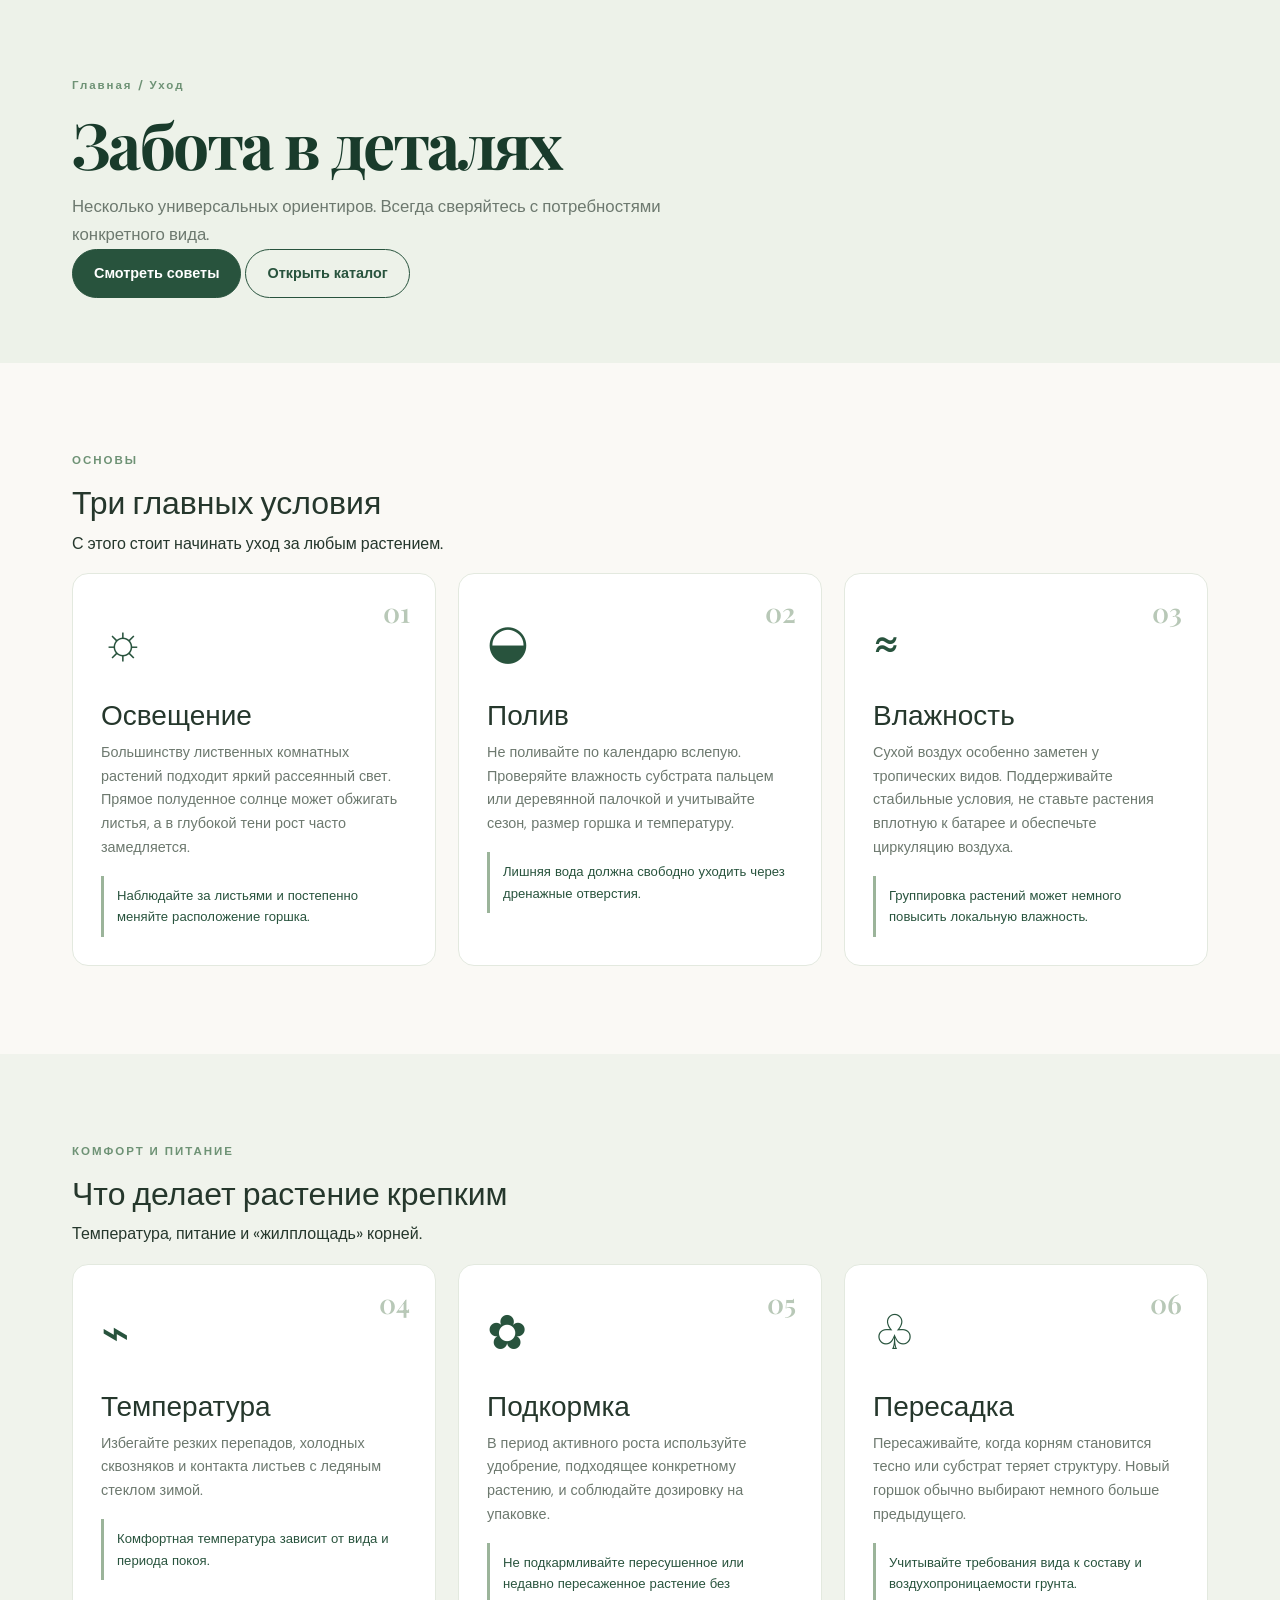
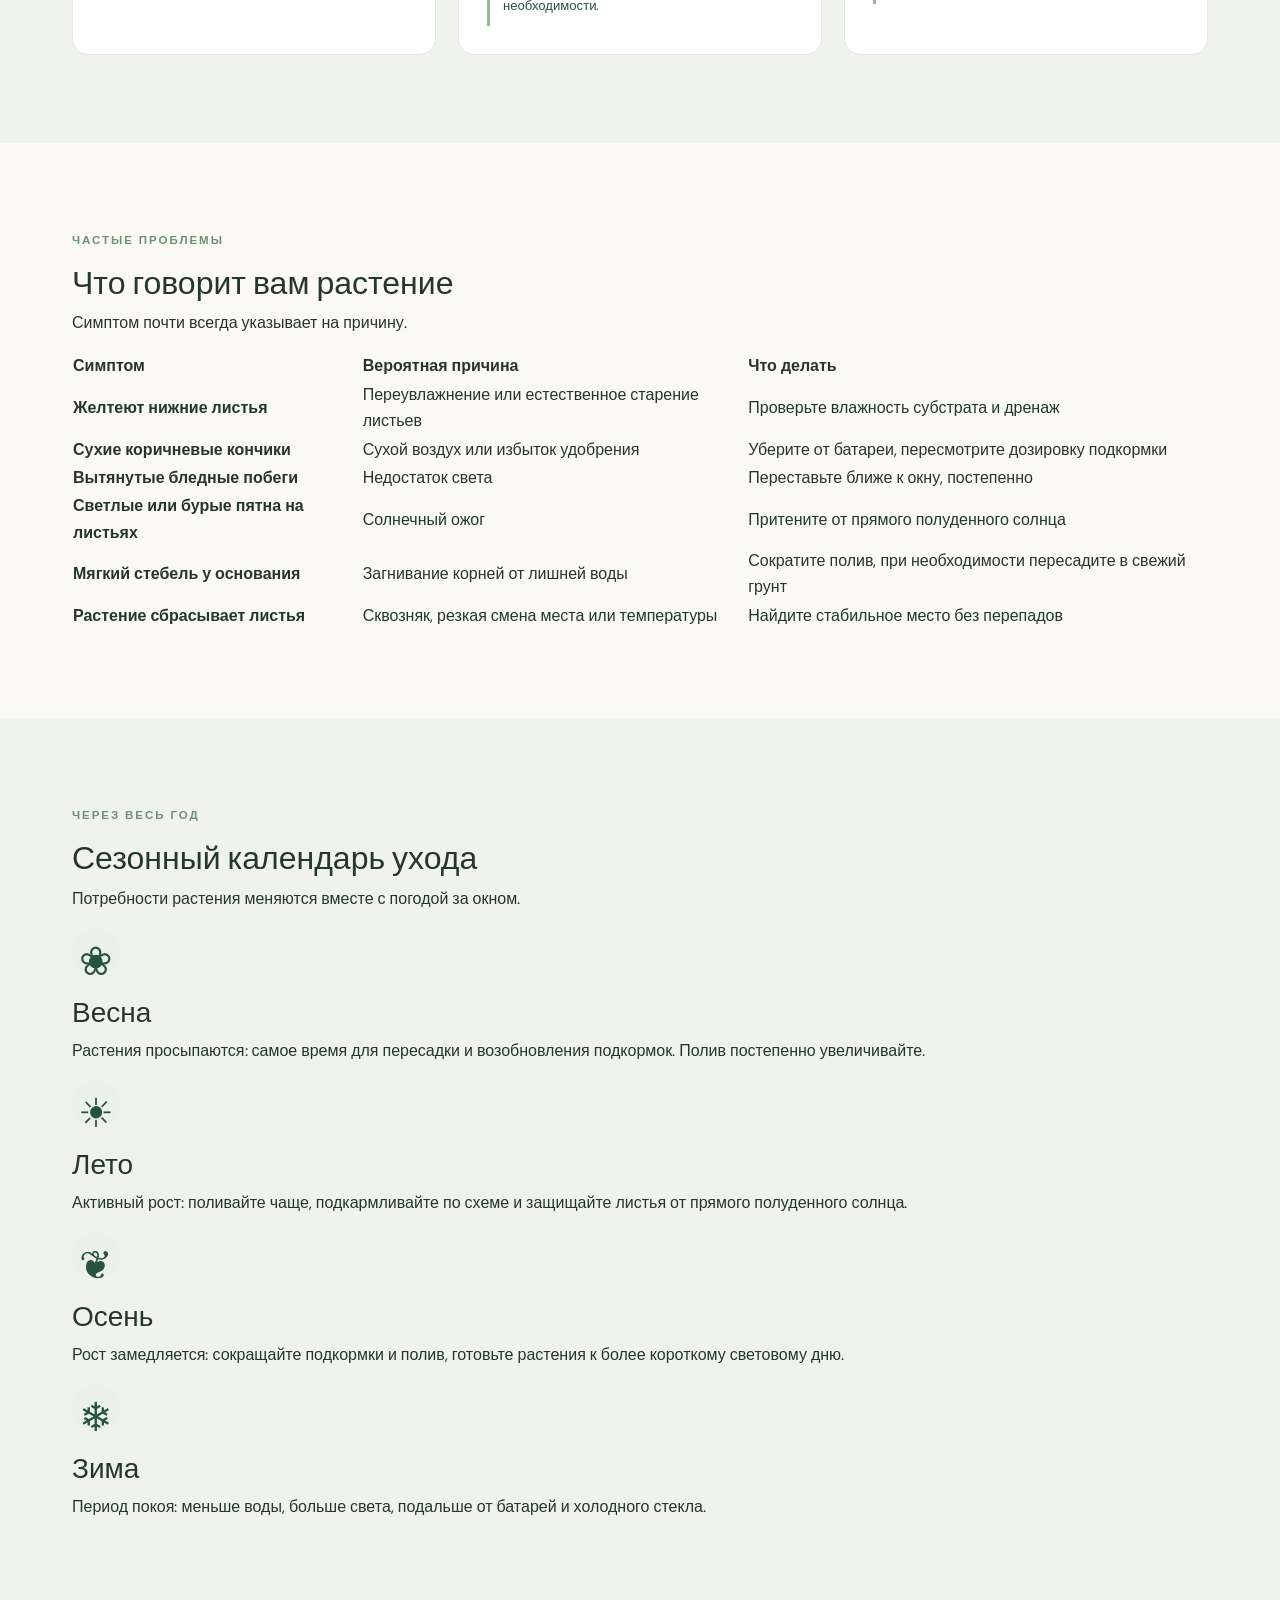
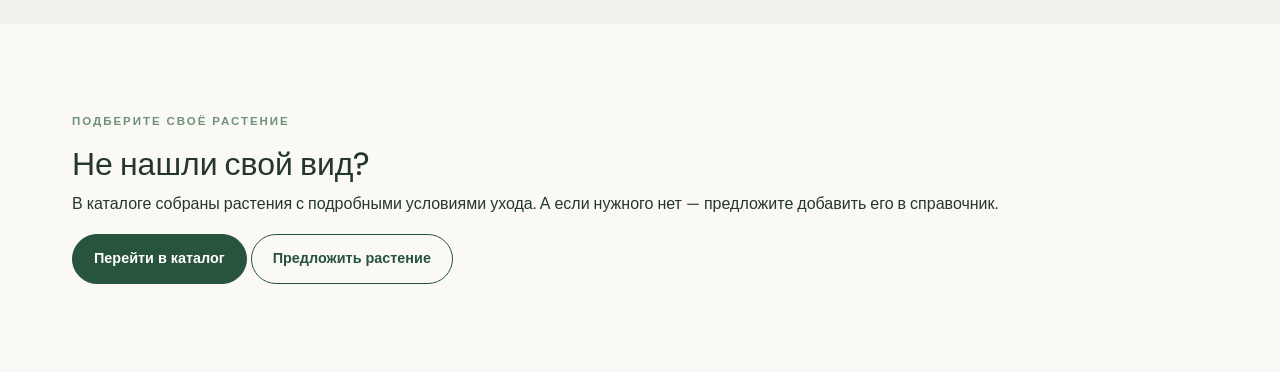
<file: care.html>
<!doctype html>
<html lang="ru">
<head>
  <meta charset="utf-8"><meta name="viewport" content="width=device-width, initial-scale=1">
  <meta name="description" content="Базовые советы по уходу за комнатными растениями.">
  <title>Советы по уходу — GreenRoom</title>
  <link rel="preconnect" href="https://fonts.googleapis.com"><link rel="preconnect" href="https://fonts.gstatic.com" crossorigin>
  <link href="https://fonts.googleapis.com/css2?family=DM+Sans:wght@400;500;600;700&family=Playfair+Display:wght@600;700&display=swap" rel="stylesheet">
  <link href="https://cdn.jsdelivr.net/npm/bootstrap@5.3.3/dist/css/bootstrap.min.css" rel="stylesheet">
  <link rel="stylesheet" href="css/styles.css"><script src="js/main.js" defer></script>
</head>
<body><div id="site-header"></div>
<main>

  <!-- ЭКРАН 1. Заглавный -->
  <section class="page-hero screen">
    <div class="container">
      <nav class="eyebrow" aria-label="Хлебные крошки">
        <a href="index.html">Главная</a>
        <span>/</span>
        <span>Уход</span>
      </nav>
      <h1>Забота в деталях</h1>
      <p>Несколько универсальных ориентиров. Всегда сверяйтесь с потребностями конкретного вида.</p>
      <div class="hero-actions">
        <a href="#basics" class="button">Смотреть советы</a>
        <a href="catalog.html" class="button button--light">Открыть каталог</a>
      </div>
    </div>
  </section>

  <!-- ЭКРАН 2. Основы: свет, полив, влажность -->
  <section id="basics" class="section screen">
    <div class="container">
      <div class="screen-heading">
        <span class="eyebrow">ОСНОВЫ</span>
        <h2>Три главных условия</h2>
        <p>С этого стоит начинать уход за любым растением.</p>
      </div>
      <div class="advice-grid">
        <article class="advice-card"><span class="advice-card__number">01</span><div class="advice-card__icon">☼</div><h3>Освещение</h3><p>Большинству лиственных комнатных растений подходит яркий рассеянный свет. Прямое полуденное солнце может обжигать листья, а в глубокой тени рост часто замедляется.</p><div class="advice-tip">Наблюдайте за листьями и постепенно меняйте расположение горшка.</div></article>
        <article class="advice-card"><span class="advice-card__number">02</span><div class="advice-card__icon">◒</div><h3>Полив</h3><p>Не поливайте по календарю вслепую. Проверяйте влажность субстрата пальцем или деревянной палочкой и учитывайте сезон, размер горшка и температуру.</p><div class="advice-tip">Лишняя вода должна свободно уходить через дренажные отверстия.</div></article>
        <article class="advice-card"><span class="advice-card__number">03</span><div class="advice-card__icon">≈</div><h3>Влажность</h3><p>Сухой воздух особенно заметен у тропических видов. Поддерживайте стабильные условия, не ставьте растения вплотную к батарее и обеспечьте циркуляцию воздуха.</p><div class="advice-tip">Группировка растений может немного повысить локальную влажность.</div></article>
      </div>
    </div>
  </section>

  <!-- ЭКРАН 3. Комфорт и питание: температура, подкормка, пересадка -->
  <section id="comfort" class="section section--soft screen">
    <div class="container">
      <div class="screen-heading">
        <span class="eyebrow">КОМФОРТ И ПИТАНИЕ</span>
        <h2>Что делает растение крепким</h2>
        <p>Температура, питание и «жилплощадь» корней.</p>
      </div>
      <div class="advice-grid">
        <article class="advice-card"><span class="advice-card__number">04</span><div class="advice-card__icon">⌁</div><h3>Температура</h3><p>Избегайте резких перепадов, холодных сквозняков и контакта листьев с ледяным стеклом зимой.</p><div class="advice-tip">Комфортная температура зависит от вида и периода покоя.</div></article>
        <article class="advice-card"><span class="advice-card__number">05</span><div class="advice-card__icon">✿</div><h3>Подкормка</h3><p>В период активного роста используйте удобрение, подходящее конкретному растению, и соблюдайте дозировку на упаковке.</p><div class="advice-tip">Не подкармливайте пересушенное или недавно пересаженное растение без необходимости.</div></article>
        <article class="advice-card"><span class="advice-card__number">06</span><div class="advice-card__icon">♧</div><h3>Пересадка</h3><p>Пересаживайте, когда корням становится тесно или субстрат теряет структуру. Новый горшок обычно выбирают немного больше предыдущего.</p><div class="advice-tip">Учитывайте требования вида к составу и воздухопроницаемости грунта.</div></article>
      </div>
    </div>
  </section>

  <!-- ЭКРАН 4. Частые проблемы -->
  <section id="problems" class="section screen">
    <div class="container">
      <div class="screen-heading">
        <span class="eyebrow">ЧАСТЫЕ ПРОБЛЕМЫ</span>
        <h2>Что говорит вам растение</h2>
        <p>Симптом почти всегда указывает на причину.</p>
      </div>
      <div class="table-wrap">
        <table class="problems-table">
          <thead>
            <tr><th scope="col">Симптом</th><th scope="col">Вероятная причина</th><th scope="col">Что делать</th></tr>
          </thead>
          <tbody>
            <tr><th scope="row">Желтеют нижние листья</th><td>Переувлажнение или естественное старение листьев</td><td>Проверьте влажность субстрата и дренаж</td></tr>
            <tr><th scope="row">Сухие коричневые кончики</th><td>Сухой воздух или избыток удобрения</td><td>Уберите от батареи, пересмотрите дозировку подкормки</td></tr>
            <tr><th scope="row">Вытянутые бледные побеги</th><td>Недостаток света</td><td>Переставьте ближе к окну, постепенно</td></tr>
            <tr><th scope="row">Светлые или бурые пятна на листьях</th><td>Солнечный ожог</td><td>Притените от прямого полуденного солнца</td></tr>
            <tr><th scope="row">Мягкий стебель у основания</th><td>Загнивание корней от лишней воды</td><td>Сократите полив, при необходимости пересадите в свежий грунт</td></tr>
            <tr><th scope="row">Растение сбрасывает листья</th><td>Сквозняк, резкая смена места или температуры</td><td>Найдите стабильное место без перепадов</td></tr>
          </tbody>
        </table>
      </div>
    </div>
  </section>

  <!-- ЭКРАН 5. Сезонный календарь -->
  <section id="seasons" class="section section--soft screen">
    <div class="container">
      <div class="screen-heading">
        <span class="eyebrow">ЧЕРЕЗ ВЕСЬ ГОД</span>
        <h2>Сезонный календарь ухода</h2>
        <p>Потребности растения меняются вместе с погодой за окном.</p>
      </div>
      <div class="season-grid">
        <article class="season-card"><div class="feature-card__icon">❀</div><h3>Весна</h3><p>Растения просыпаются: самое время для пересадки и возобновления подкормок. Полив постепенно увеличивайте.</p></article>
        <article class="season-card"><div class="feature-card__icon">☀</div><h3>Лето</h3><p>Активный рост: поливайте чаще, подкармливайте по схеме и защищайте листья от прямого полуденного солнца.</p></article>
        <article class="season-card"><div class="feature-card__icon">❦</div><h3>Осень</h3><p>Рост замедляется: сокращайте подкормки и полив, готовьте растения к более короткому световому дню.</p></article>
        <article class="season-card"><div class="feature-card__icon">❄</div><h3>Зима</h3><p>Период покоя: меньше воды, больше света, подальше от батарей и холодного стекла.</p></article>
      </div>
    </div>
  </section>

  <!-- ЭКРАН 6. Призыв к действию -->
  <section id="cta" class="section screen">
    <div class="container">
      <div class="screen-heading screen-heading--cta">
        <span class="eyebrow">ПОДБЕРИТЕ СВОЁ РАСТЕНИЕ</span>
        <h2>Не нашли свой вид?</h2>
        <p>В каталоге собраны растения с подробными условиями ухода. А если нужного нет — предложите добавить его в справочник.</p>
        <div class="hero-actions hero-actions--center">
          <a href="catalog.html" class="button">Перейти в каталог</a>
          <a href="about.html#suggest" class="button button--light">Предложить растение</a>
        </div>
      </div>
    </div>
  </section>

</main><div id="site-footer"></div></body></html>
</file>
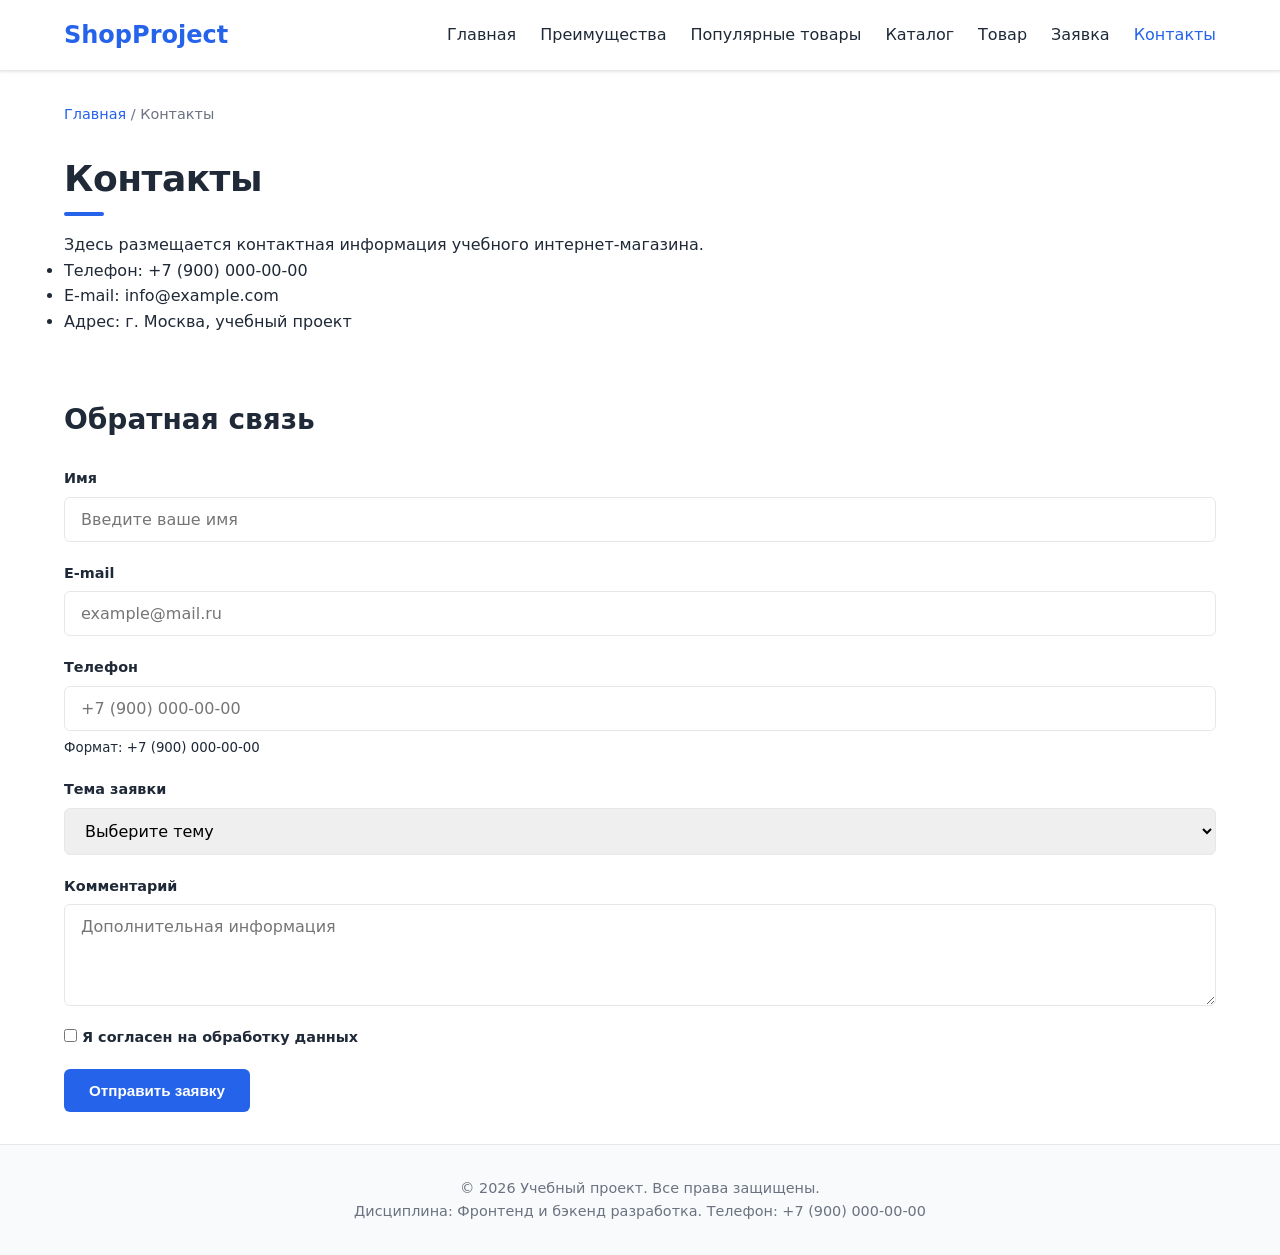
<file: contacts.html>
<!DOCTYPE html>
<html lang="ru">
<head>
  <meta charset="UTF-8">
  <meta name="viewport" content="width=device-width, initial-scale=1.0">
  <meta name="description" content="Контактная информация учебного интернет-магазина.">
  <meta property="og:type" content="website">
  <meta property="og:title" content="Учебный интернет-магазин">
  <meta property="og:description" content="Учебный frontend-проект интернет-магазина.">
  <meta property="og:image" content="https://sefdief.github.io/kr1-html-css-shop/images/preview.jpg">
  <title>Контакты — Учебный интернет-магазин</title>
  <link rel="stylesheet" href="css/style.css">
  <script src="js/main.js" defer></script>
</head>
<body id="top">
  <header class="site-header">
    <div class="site-header__inner">
      <a class="site-header__logo" href="index.html">ShopProject</a>
      <nav class="site-nav" aria-label="Основная навигация">
        <ul class="site-nav__list">
          <li class="site-nav__item"><a class="site-nav__link" href="index.html">Главная</a></li>
          <li class="site-nav__item"><a class="site-nav__link" href="index.html#advantages">Преимущества</a></li>
          <li class="site-nav__item"><a class="site-nav__link" href="index.html#popular">Популярные товары</a></li>
          <li class="site-nav__item"><a class="site-nav__link" href="catalog.html">Каталог</a></li>
          <li class="site-nav__item"><a class="site-nav__link" href="product.html">Товар</a></li>
          <li class="site-nav__item"><a class="site-nav__link" href="order.html">Заявка</a></li>
          <li class="site-nav__item"><a class="site-nav__link site-nav__link--active" href="contacts.html" aria-current="page">Контакты</a></li>
        </ul>
      </nav>
    </div>
  </header>


  <main class="page">
    <nav class="breadcrumbs" aria-label="Хлебные крошки">
      <a href="index.html">Главная</a> /
      <span>Контакты</span>
    </nav>

    <section class="section">
      <h1 class="page__title">Контакты</h1>
      <p>
        Здесь размещается контактная информация учебного интернет-магазина.
      </p>

      <ul class="contacts__list">
        <li>Телефон: +7 (900) 000-00-00</li>
        <li>E-mail: info@example.com</li>
        <li>Адрес: г. Москва, учебный проект</li>
      </ul>
    </section>

      <section class="contacts__form">
        <h2 class="section__title">Обратная связь</h2>
  <form class="order-form" id="contact-form" action="#" method="post" novalidate>
    <div class="order-form__field">
      <label class="order-form__label" for="contact-name">Имя</label>
      <input class="order-form__input" id="contact-name" name="name" type="text" placeholder="Введите ваше имя" minlength="2" autocomplete="given-name" required>
    </div>
    <div class="order-form__field">
      <label class="order-form__label" for="contact-email">E-mail</label>
      <input class="order-form__input" id="contact-email" name="email" type="email" placeholder="example@mail.ru" autocomplete="email" required>
    </div>
    <div class="order-form__field">
      <label class="order-form__label" for="contact-phone">Телефон</label>
      <input class="order-form__input" id="contact-phone" name="phone" type="tel" inputmode="tel" placeholder="+7 (900) 000-00-00" pattern="^\+7 \(\d{3}\) \d{3}-\d{2}-\d{2}$" required><small class="order-form__hint">Формат: +7 (900) 000-00-00</small>
    </div>
    <div class="order-form__field">
      <label class="order-form__label" for="contact-topic">Тема заявки</label>
      <select class="order-form__input" id="contact-topic" name="topic" required><option value="">Выберите тему</option><option>Заказ товара</option><option>Консультация</option><option>Доставка</option></select>
    </div>
    <div class="order-form__field">
      <label class="order-form__label" for="contact-comment">Комментарий</label>
      <textarea class="order-form__input" id="contact-comment" name="comment" rows="4" placeholder="Дополнительная информация"></textarea>
    </div>
    <div class="order-form__field order-form__field--checkbox">
      <label class="order-form__label" for="contact-agreement">
        <input id="contact-agreement" name="agreement" type="checkbox" required>
        Я согласен на обработку данных
      </label>
    </div>
    <div class="order-form__actions">
      
      <button class="button" type="submit">Отправить заявку</button>
    </div>
  </form>
        <p class="success-message" data-success hidden>Форма успешно отправлена!</p>
      </section>
  </main>

  <footer class="site-footer" id="contacts">
    <p class="site-footer__text">&copy; 2026 Учебный проект. Все права защищены.</p>
    <p class="site-footer__text">Дисциплина: Фронтенд и бэкенд разработка. Телефон: +7 (900) 000-00-00</p>
  </footer>

  <a class="to-top" href="#top">Наверх</a>

</body>
</html>
</file>
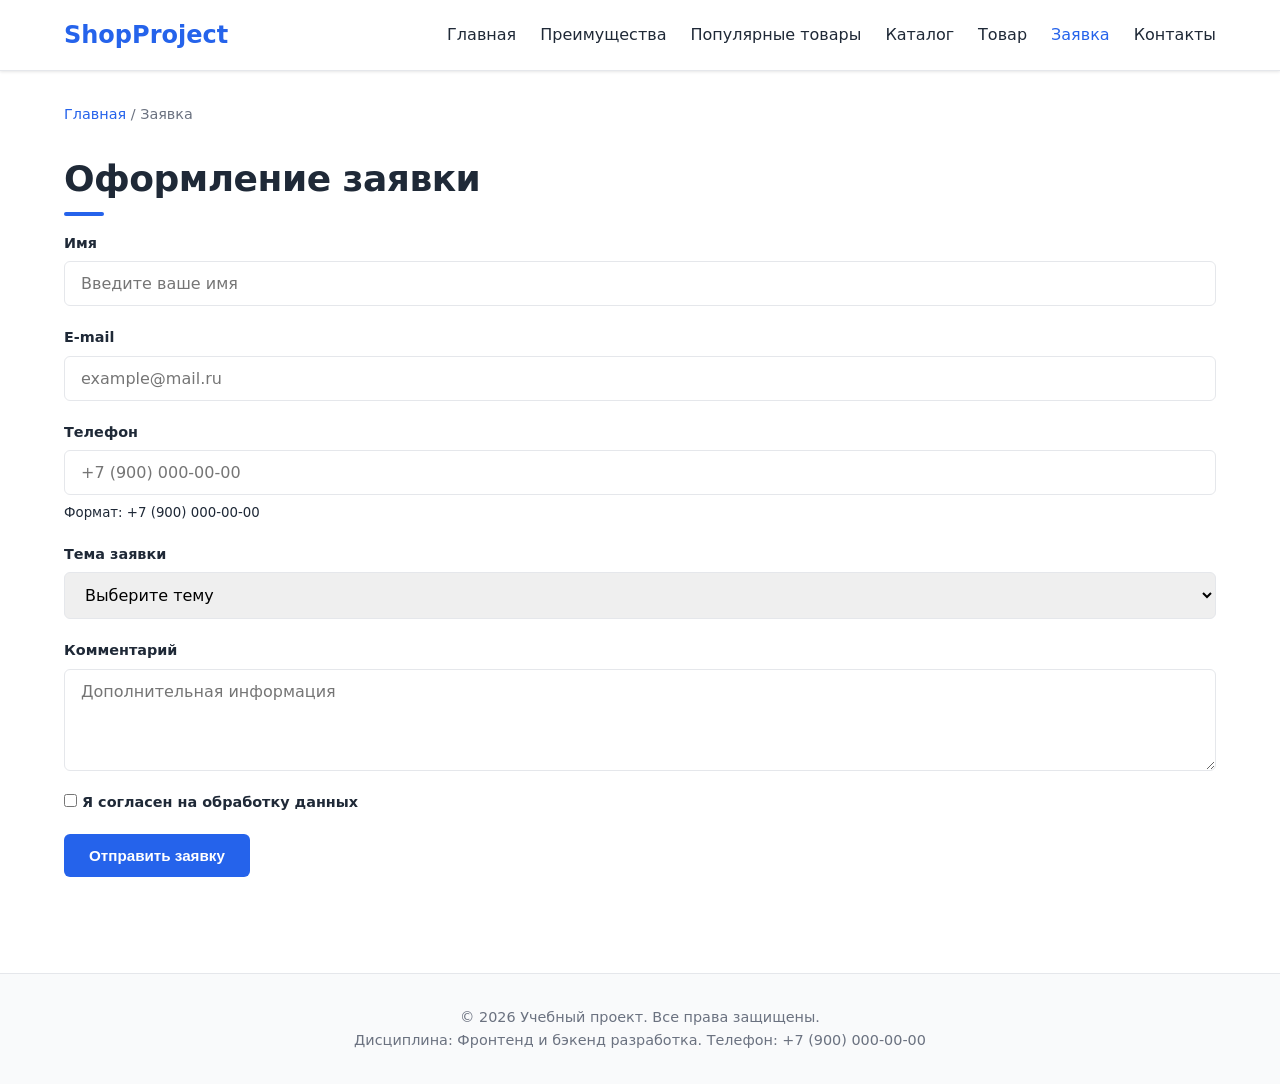
<file: order.html>
<!DOCTYPE html>
<html lang="ru">
<head>
  <meta charset="UTF-8">
  <meta name="viewport" content="width=device-width, initial-scale=1.0">
  <title>Оформление заявки — ShopProject</title>
  <meta name="description" content="Форма заявки на покупку или консультацию.">
  <meta property="og:type" content="website">
  <meta property="og:title" content="Учебный интернет-магазин">
  <meta property="og:description" content="Учебный frontend-проект интернет-магазина.">
  <meta property="og:image" content="https://sefdief.github.io/kr1-html-css-shop/images/preview.jpg">
  <link rel="stylesheet" href="css/style.css">
  <script src="js/main.js" defer></script>
</head>
<body id="top">
  <header class="site-header">
    <div class="site-header__inner">
      <a class="site-header__logo" href="index.html">ShopProject</a>
      <nav class="site-nav" aria-label="Основная навигация">
        <ul class="site-nav__list">
          <li class="site-nav__item"><a class="site-nav__link" href="index.html">Главная</a></li>
          <li class="site-nav__item"><a class="site-nav__link" href="index.html#advantages">Преимущества</a></li>
          <li class="site-nav__item"><a class="site-nav__link" href="index.html#popular">Популярные товары</a></li>
          <li class="site-nav__item"><a class="site-nav__link" href="catalog.html">Каталог</a></li>
          <li class="site-nav__item"><a class="site-nav__link" href="product.html">Товар</a></li>
          <li class="site-nav__item"><a class="site-nav__link site-nav__link--active" href="order.html" aria-current="page">Заявка</a></li>
          <li class="site-nav__item"><a class="site-nav__link" href="contacts.html">Контакты</a></li>
        </ul>
      </nav>
    </div>
  </header>

  <main class="page">
    <nav class="breadcrumbs" aria-label="Хлебные крошки"><a href="index.html">Главная</a> / <span>Заявка</span></nav>
    <section class="section section--narrow">
      <h1 class="page__title">Оформление заявки</h1>
  <form class="order-form" id="order-form" action="#" method="post" novalidate>
    <div class="order-form__field">
      <label class="order-form__label" for="order-name">Имя</label>
      <input class="order-form__input" id="order-name" name="name" type="text" placeholder="Введите ваше имя" minlength="2" autocomplete="given-name" required>
    </div>
    <div class="order-form__field">
      <label class="order-form__label" for="order-email">E-mail</label>
      <input class="order-form__input" id="order-email" name="email" type="email" placeholder="example@mail.ru" autocomplete="email" required>
    </div>
    <div class="order-form__field">
      <label class="order-form__label" for="order-phone">Телефон</label>
      <input class="order-form__input" id="order-phone" name="phone" type="tel" inputmode="tel" placeholder="+7 (900) 000-00-00" pattern="^\+7 \(\d{3}\) \d{3}-\d{2}-\d{2}$" required><small class="order-form__hint">Формат: +7 (900) 000-00-00</small>
    </div>
    <div class="order-form__field">
      <label class="order-form__label" for="order-topic">Тема заявки</label>
      <select class="order-form__input" id="order-topic" name="topic" required><option value="">Выберите тему</option><option>Заказ товара</option><option>Консультация</option><option>Доставка</option></select>
    </div>
    <div class="order-form__field">
      <label class="order-form__label" for="order-comment">Комментарий</label>
      <textarea class="order-form__input" id="order-comment" name="comment" rows="4" placeholder="Дополнительная информация"></textarea>
    </div>
    <div class="order-form__field order-form__field--checkbox">
      <label class="order-form__label" for="order-agreement">
        <input id="order-agreement" name="agreement" type="checkbox" required>
        Я согласен на обработку данных
      </label>
    </div>
    <div class="order-form__actions">
      
      <button class="button" type="submit">Отправить заявку</button>
    </div>
  </form>
      <p class="success-message" data-success hidden>Форма успешно отправлена!</p>
    </section>
  </main>

  <footer class="site-footer" id="contacts">
    <p class="site-footer__text">&copy; 2026 Учебный проект. Все права защищены.</p>
    <p class="site-footer__text">Дисциплина: Фронтенд и бэкенд разработка. Телефон: +7 (900) 000-00-00</p>
  </footer>

  <a class="to-top" href="#top">Наверх</a>

</body>
</html>
</file>
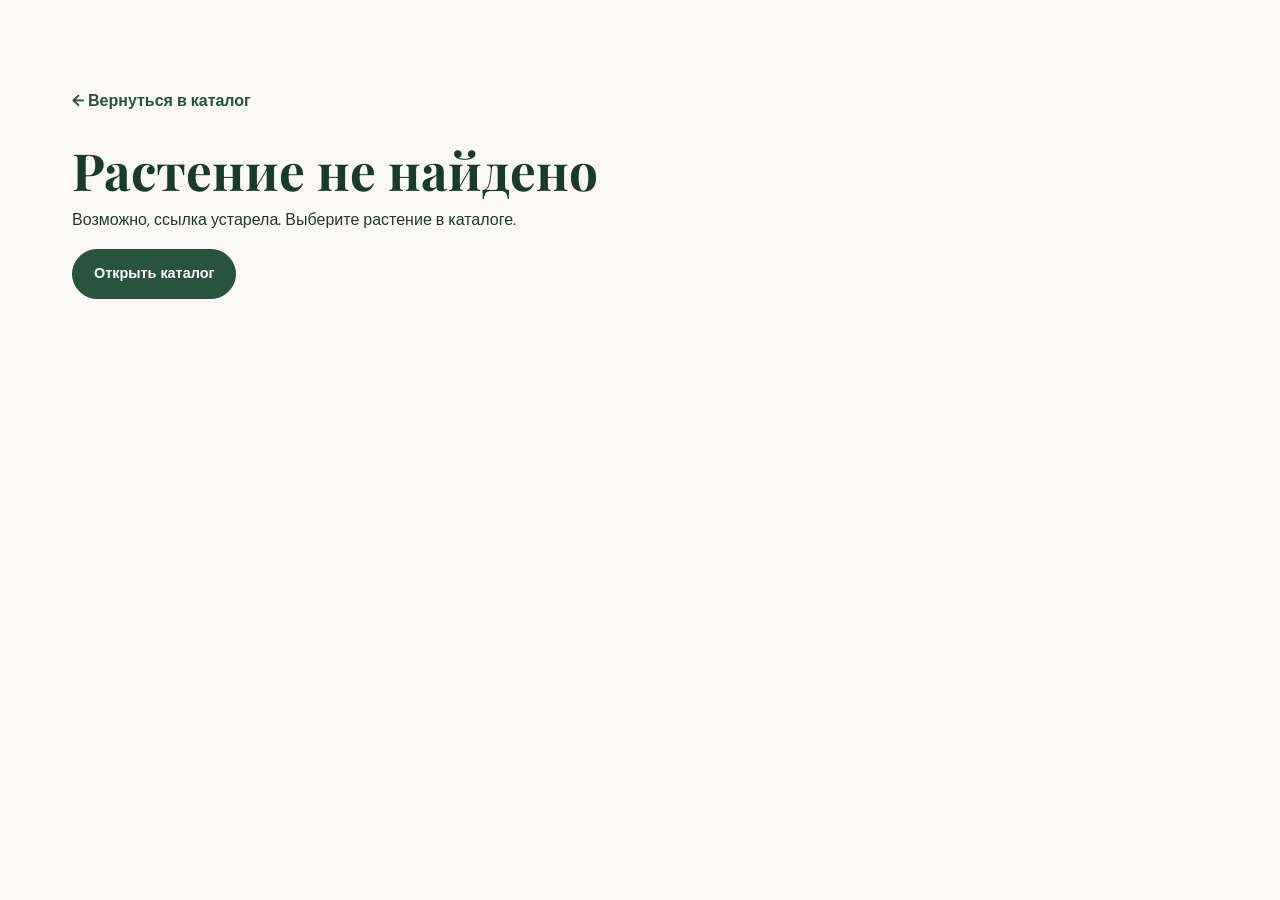
<file: plant.html>
<!doctype html>
<html lang="ru">
<head>
  <meta charset="utf-8"><meta name="viewport" content="width=device-width, initial-scale=1">
  <meta name="description" content="Карточка комнатного растения — GreenRoom.">
  <title>Растение — GreenRoom</title>
  <link rel="preconnect" href="https://fonts.googleapis.com"><link rel="preconnect" href="https://fonts.gstatic.com" crossorigin>
  <link href="https://fonts.googleapis.com/css2?family=DM+Sans:wght@400;500;600;700&family=Playfair+Display:wght@600;700&display=swap" rel="stylesheet">
  <link href="https://cdn.jsdelivr.net/npm/bootstrap@5.3.3/dist/css/bootstrap.min.css" rel="stylesheet">
  <link rel="stylesheet" href="css/styles.css"><script src="js/plants.js" defer></script><script src="js/main.js" defer></script><script src="js/plant-detail.js" defer></script>
</head>
<body><div id="site-header"></div>
<main id="plant-detail" class="section"><div class="container"><p>Загружаем карточку растения…</p></div></main>
<div id="site-footer"></div></body></html>
</file>
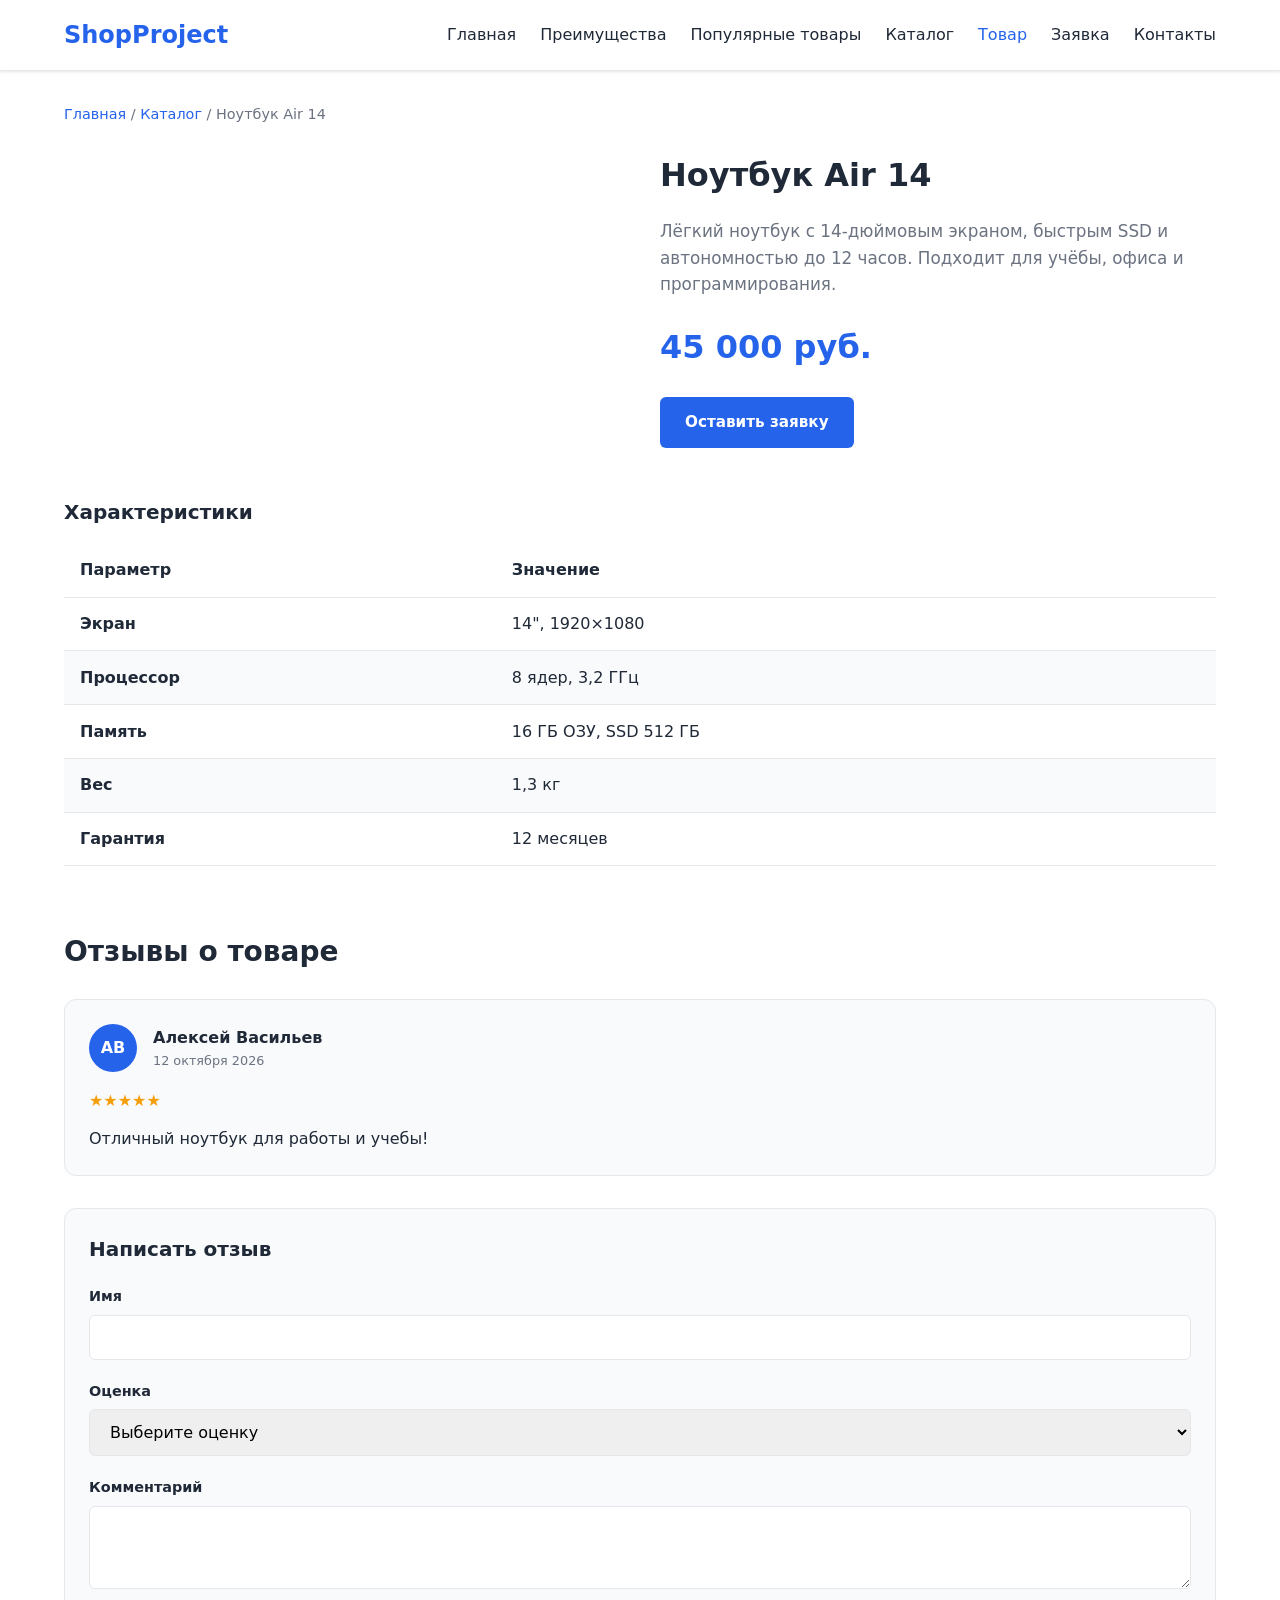
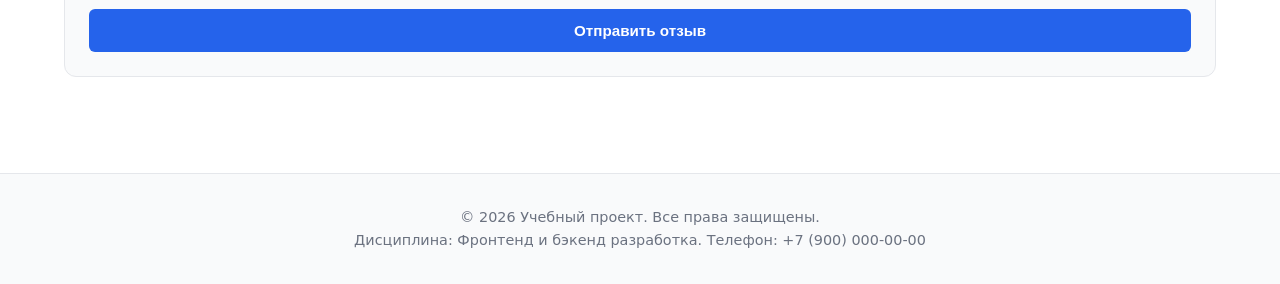
<file: product.html>
<!DOCTYPE html>
<html lang="ru">
<head>
  <meta charset="UTF-8">
  <meta name="viewport" content="width=device-width, initial-scale=1.0">
  <title>Карточка товара — ShopProject</title>
  <meta name="description" content="Ноутбук Air 14: описание, характеристики, цена и заявка.">
  <meta property="og:type" content="website">
  <meta property="og:title" content="Учебный интернет-магазин">
  <meta property="og:description" content="Учебный frontend-проект интернет-магазина.">
  <meta property="og:image" content="https://sefdief.github.io/kr1-html-css-shop/images/preview.jpg">
  <link rel="stylesheet" href="css/style.css">
  <script src="js/main.js" defer></script>
</head>
<body id="top">
  <header class="site-header">
    <div class="site-header__inner">
      <a class="site-header__logo" href="index.html">ShopProject</a>
      <nav class="site-nav" aria-label="Основная навигация">
        <ul class="site-nav__list"><li class="site-nav__item"><a class="site-nav__link" href="index.html">Главная</a></li><li class="site-nav__item"><a class="site-nav__link" href="index.html#advantages">Преимущества</a></li><li class="site-nav__item"><a class="site-nav__link" href="index.html#popular">Популярные товары</a></li><li class="site-nav__item"><a class="site-nav__link" href="catalog.html">Каталог</a></li><li class="site-nav__item"><a class="site-nav__link site-nav__link--active" href="product.html" aria-current="page">Товар</a></li><li class="site-nav__item"><a class="site-nav__link" href="order.html">Заявка</a></li><li class="site-nav__item"><a class="site-nav__link" href="contacts.html">Контакты</a></li></ul>
      </nav>
    </div>
  </header>

  <main class="page">
    <nav class="breadcrumbs" aria-label="Хлебные крошки"><a href="index.html">Главная</a> / <a href="catalog.html">Каталог</a> / <span>Ноутбук Air 14</span></nav>
    <article class="product-page">
      <div class="product-page__image" role="img" aria-label="Изображение: Ноутбук Air 14"></div>
      <div class="product-page__info">
        <h1 class="product-page__title">Ноутбук Air 14</h1>
        <p class="product-page__description">Лёгкий ноутбук с 14-дюймовым экраном, быстрым SSD и автономностью до 12 часов. Подходит для учёбы, офиса и программирования.</p>
        <p class="product-page__price">45 000 руб.</p>
        <a class="button" href="order.html">Оставить заявку</a>
      </div>
    </article>
    <section class="section">
      <table class="spec-table">
        <caption class="spec-table__caption">Характеристики</caption>
        <thead><tr><th scope="col">Параметр</th><th scope="col">Значение</th></tr></thead>
        <tbody>
          <tr><th scope="row">Экран</th><td>14", 1920×1080</td></tr>
          <tr><th scope="row">Процессор</th><td>8 ядер, 3,2 ГГц</td></tr>
          <tr><th scope="row">Память</th><td>16 ГБ ОЗУ, SSD 512 ГБ</td></tr>
          <tr><th scope="row">Вес</th><td>1,3 кг</td></tr>
          <tr><th scope="row">Гарантия</th><td>12 месяцев</td></tr>
        </tbody>
      </table>
    </section>

    <section class="section reviews">
      <h2 class="section__title">Отзывы о товаре</h2>
      <div class="reviews__grid">
        <article class="review-card">
          <div class="review-card__header">
            <div class="review-card__avatar">АВ</div>
            <div>
              <p class="review-card__author">Алексей Васильев</p>
              <p class="review-card__date">12 октября 2026</p>
            </div>
          </div>
          <div class="review-card__rating">★★★★★</div>
          <p class="review-card__text">Отличный ноутбук для работы и учебы!</p>
        </article>
      </div>

      <div class="reviews__add-form" style="margin-top: 2rem;">
        <h3 class="reviews__add-title">Написать отзыв</h3>
        <form class="order-form" id="review-form" action="#" method="post" novalidate>
          <div class="order-form__field">
            <label class="order-form__label" for="review-author">Имя</label>
            <input class="order-form__input" id="review-author" name="author" type="text" required minlength="2">
          </div>
          <div class="order-form__field">
            <label class="order-form__label" for="review-rating">Оценка</label>
            <select class="order-form__input" id="review-rating" name="rating" required>
              <option value="">Выберите оценку</option>
              <option value="5">★★★★★ (5)</option>
              <option value="4">★★★★☆ (4)</option>
              <option value="3">★★★☆☆ (3)</option>
            </select>
          </div>
          <div class="order-form__field">
            <label class="order-form__label" for="review-text">Комментарий</label>
            <textarea class="order-form__input" id="review-text" name="text" rows="3" required></textarea>
          </div>
          <button class="button" type="submit">Отправить отзыв</button>
        </form>
      </div>
    </section>
  </main>

  <footer class="site-footer" id="contacts">
    <p class="site-footer__text">&copy; 2026 Учебный проект. Все права защищены.</p>
    <p class="site-footer__text">Дисциплина: Фронтенд и бэкенд разработка. Телефон: +7 (900) 000-00-00</p>
  </footer>

  <a class="to-top" href="#top">Наверх</a>

</body>
</html>
</file>
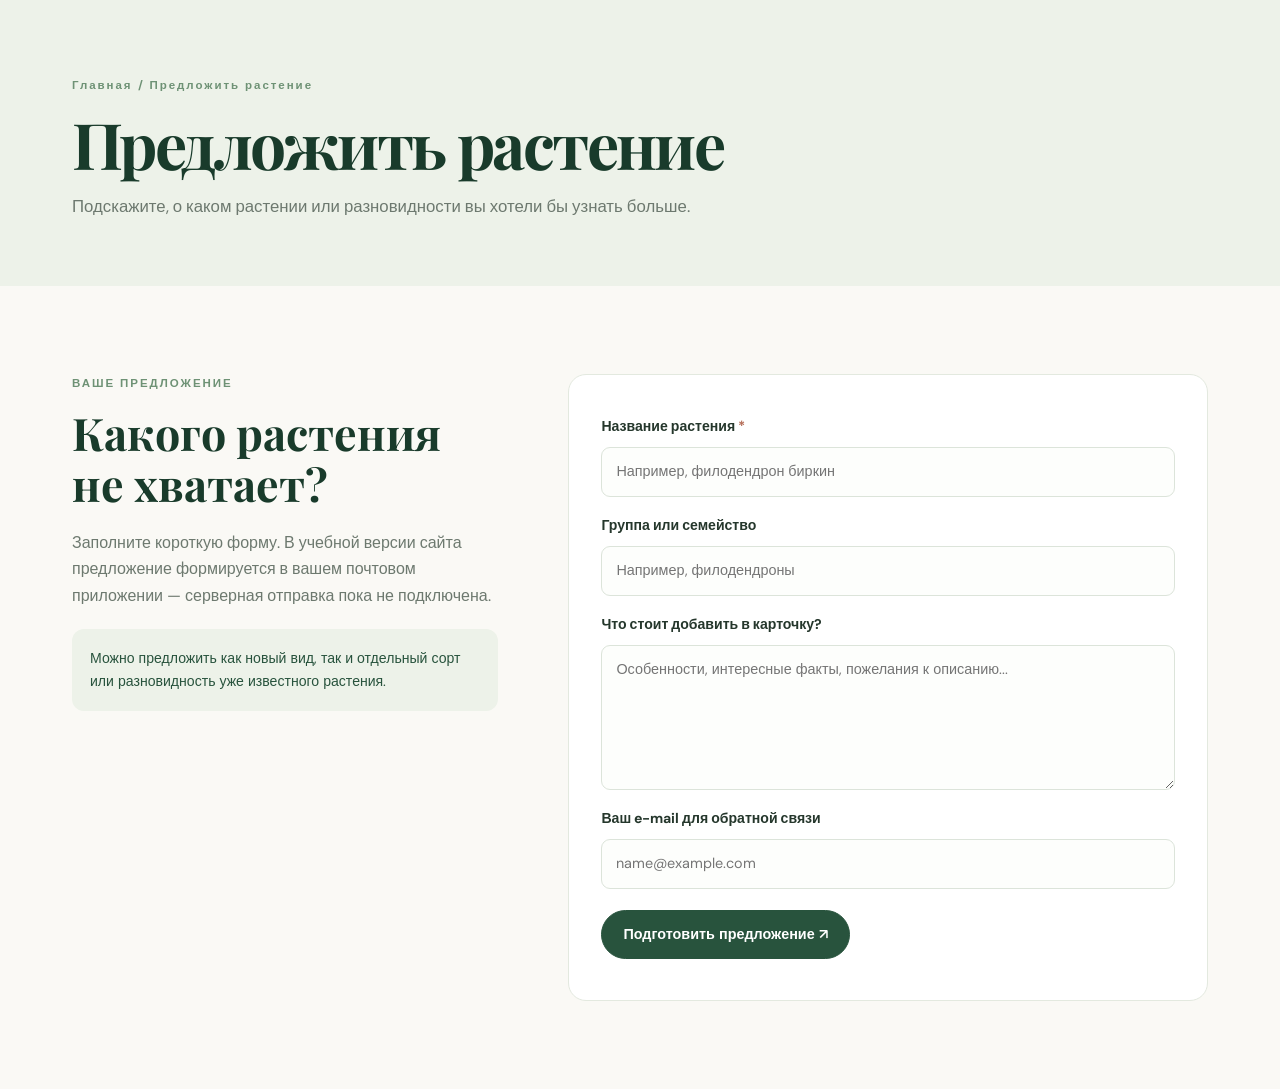
<file: suggest.html>
<!doctype html>
<html lang="ru">
<head>
  <meta charset="utf-8"><meta name="viewport" content="width=device-width, initial-scale=1">
  <meta name="description" content="Предложить растение для справочника GreenRoom.">
  <title>Предложить растение — GreenRoom</title>
  <link rel="preconnect" href="https://fonts.googleapis.com"><link rel="preconnect" href="https://fonts.gstatic.com" crossorigin>
  <link href="https://fonts.googleapis.com/css2?family=DM+Sans:wght@400;500;600;700&family=Playfair+Display:wght@600;700&display=swap" rel="stylesheet">
  <link href="https://cdn.jsdelivr.net/npm/bootstrap@5.3.3/dist/css/bootstrap.min.css" rel="stylesheet">
  <link rel="stylesheet" href="css/styles.css"><script src="js/main.js" defer></script><script src="js/suggest.js" defer></script>
</head>
<body><div id="site-header"></div>
<main>
  <section class="page-hero"><div class="container"><nav class="eyebrow" aria-label="Хлебные крошки">
  <a href="index.html">Главная</a>
  <span>/</span>
  <span>Предложить растение</span>
</nav><h1>Предложить растение</h1><p>Подскажите, о каком растении или разновидности вы хотели бы узнать больше.</p></div></section>
  <section class="section"><div class="container form-layout">
    <div class="form-intro"><span class="eyebrow">ВАШЕ ПРЕДЛОЖЕНИЕ</span><h2>Какого растения не хватает?</h2><p>Заполните короткую форму. В учебной версии сайта предложение формируется в вашем почтовом приложении — серверная отправка пока не подключена.</p><div class="form-note">Можно предложить как новый вид, так и отдельный сорт или разновидность уже известного растения.</div></div>
    <form class="suggest-form" id="suggest-form">
      <label for="plant-name">Название растения <span>*</span></label><input id="plant-name" name="plant" required placeholder="Например, филодендрон биркин">
      <label for="plant-group">Группа или семейство</label><input id="plant-group" name="group" placeholder="Например, филодендроны">
      <label for="plant-info">Что стоит добавить в карточку?</label><textarea id="plant-info" name="details" rows="5" placeholder="Особенности, интересные факты, пожелания к описанию..."></textarea>
      <label for="sender-email">Ваш e-mail для обратной связи</label><input id="sender-email" name="email" type="email" placeholder="name@example.com">
      <button class="button" type="submit">Подготовить предложение ↗</button>
      <p class="form-status" id="form-status" aria-live="polite"></p>
    </form>
  </div></section>
</main><div id="site-footer"></div></body></html>
</file>
<file: css/styles.css>
/* GreenRoom — общие стили сайта */
:root{--green:#28533d;--green-dark:#193b2b;--green-mid:#6e9275;--pale:#edf2e9;--cream:#faf9f5;--ink:#25372c;--muted:#6d796f;--line:#e3e9df;--white:#fff;--serif:"Playfair Display",Georgia,serif;--sans:"DM Sans",Arial,sans-serif}
*{box-sizing:border-box}html{scroll-behavior:smooth;scroll-padding-top:90px}body{margin:0;background:var(--cream);color:var(--ink);font-family:var(--sans);line-height:1.65}a{color:inherit;text-decoration:none}img{display:block;max-width:100%}.container{max-width:1160px}
.site-header{position:fixed;top:0;left: 0;width: 100%;z-index:1000;background:rgba(255,255,255,.96);border-bottom:1px solid rgba(40,83,61,.08);backdrop-filter:blur(12px)}.header-inner{min-height:78px;display:flex;align-items:center;justify-content:space-between;gap:24px}.brand{font:700 1.75rem var(--serif);color:var(--green);letter-spacing:-1px}.brand span{color:#81977b}.main-nav{display:flex;align-items:center;gap:28px}.main-nav a{font-size:.92rem;color:#526157;transition:color .2s}.main-nav a:hover,.main-nav a.active{color:var(--green);font-weight:700}.nav-toggle{display:none;border:1px solid var(--line);background:white;border-radius:10px;padding:8px 12px;color:var(--green)}
.hero{background:var(--pale);overflow:hidden}.hero__inner{min-height:570px;display:grid;grid-template-columns:1fr 1fr;align-items:center;gap:48px;padding-top:55px;padding-bottom:75px;position:relative}.hero__copy{max-width:550px}.eyebrow{display:block;color:var(--green-mid);font-size:.72rem;font-weight:700;letter-spacing:.17em;margin-bottom:14px}.hero h1,.page-hero h1{font:700 clamp(2.7rem,5vw,4.7rem)/1.08 var(--serif);letter-spacing:-.04em;color:var(--green-dark);margin:0 0 22px}.hero h1 em{color:#789678;font-weight:600}.hero__copy p{font-size:1.08rem;color:#5d6b60;max-width:500px;margin-bottom:28px}.button{display:inline-flex;align-items:center;justify-content:center;gap:12px;padding:12px 21px;border:1px solid var(--green);border-radius:30px;background:var(--green);color:white;font-weight:600;font-size:.9rem;transition:.2s}.button:hover{background:var(--green-dark);border-color:var(--green-dark);color:white;transform:translateY(-1px)}.button--light{background:transparent;color:var(--green)}.button--light:hover{color:white}.hero__visual{min-height:390px;border-radius:48% 48% 16px 16px}.hero__note{position:absolute;bottom:24px;left:12px;right:12px;display:flex;justify-content:space-between;color:#7b897d;font-size:.75rem;letter-spacing:.08em}
.image-placeholder{position:relative;display:flex;align-items:center;justify-content:center;overflow:hidden;background:linear-gradient(135deg,#dfe9dc,#f2f3e9 55%,#d4e1d2);border:1px solid #cfddce;color:#66806a;text-align:center}.image-placeholder:before,.plant-image:before{content:"";position:absolute;inset:12%;border:1px dashed rgba(67,105,72,.35);border-radius:inherit;pointer-events:none}.image-placeholder span{position:relative;padding:10px 16px;border-radius:30px;background:rgba(255,255,255,.72);font-size:.78rem;font-weight:600;letter-spacing:.04em}.section{padding:88px 0}.section--soft{background:#f0f3ec}.section-heading{display:flex;justify-content:space-between;align-items:end;gap:28px;margin-bottom:34px}.section-heading h2,.about-strip h2,.about-layout h2,.form-intro h2{font:700 clamp(2rem,3.5vw,3rem)/1.15 var(--serif);color:var(--green-dark);margin:0}.section-heading>p{max-width:350px;color:var(--muted);margin:0}.section-heading--row{align-items:end}.feature-grid{display:grid;grid-template-columns:repeat(3,1fr);gap:22px}.feature-card{padding:30px;border:1px solid var(--line);border-radius:16px;background:#fff;min-height:235px}.feature-card__icon{display:grid;place-items:center;width:48px;height:48px;border-radius:50%;background:var(--pale);color:var(--green);font-size:2.5rem;margin-bottom:20px}.feature-card h3{font:600 1.3rem var(--serif);margin-bottom:8px}.feature-card p{color:var(--muted);font-size:.92rem}.text-link{color:var(--green);font-weight:700;font-size:.9rem}.text-link:hover{text-decoration:underline;text-underline-offset:4px}
.plant-grid{display:grid;grid-template-columns:repeat(4,minmax(0,1fr));gap:24px}.plant-card{background:white;border:1px solid var(--line);border-radius:15px;overflow:hidden;transition:transform .2s,box-shadow .2s;min-width:0}.plant-card:hover{transform:translateY(-4px);box-shadow:0 14px 32px rgba(31,57,40,.09)}.plant-image{height:220px;position:relative;display:flex;align-items:center;justify-content:center;overflow:hidden;background:linear-gradient(145deg,#e1eadf,#f4f3e9);border-bottom:1px solid var(--line);color:#718b73}.plant-image span{font-size:.78rem;font-weight:600;background:rgba(255,255,255,.75);padding:8px 13px;border-radius:30px;z-index:1}.plant-image img{width:100%;height:100%;object-fit:cover;position:absolute;inset:0}.plant-card__body{padding:18px}.plant-card__group{color:#819080;font-size:.7rem;text-transform:uppercase;letter-spacing:.12em;font-weight:700}.plant-card h3{font:600 1.25rem var(--serif);margin:7px 0}.plant-card p{font-size:.87rem;color:var(--muted);min-height:46px;margin-bottom:13px}.plant-card .text-link{display:inline-block}
.about-strip{display:grid;grid-template-columns:1fr 1fr;gap:64px;align-items:center}.about-strip__visual{min-height:350px;border-radius:18px}.about-strip__copy p,.about-layout p{color:var(--muted);margin:20px 0 25px}.page-hero{padding:76px 0 65px;background:var(--pale)}.page-hero h1{font-size:clamp(2.6rem,5vw,4rem);margin-bottom:15px}.page-hero p{max-width:620px;color:var(--muted);font-size:1.05rem;margin:0}
.site-footer{background:var(--green-dark);color:#edf2e9;padding:46px 0 22px}.footer-main{display:grid;grid-template-columns:1.1fr 1fr 1fr;gap:35px;padding-bottom:32px}.brand--footer{color:white}.footer-tagline{color:#c3d0c4;font-size:.86rem;margin:8px 0 0}.footer-title{font-size:.78rem;text-transform:uppercase;letter-spacing:.13em;color:#a8bea9;margin:5px 0 14px}.footer-links{display:flex;flex-direction:column;gap:8px}.footer-links a,.footer-contact a{font-size:.9rem;color:#edf2e9}.footer-links a:hover,.footer-contact a:hover{text-decoration:underline}.footer-contact p{margin:0 0 8px}.footer-bottom{border-top:1px solid rgba(255,255,255,.18);padding-top:18px;display:flex;justify-content:space-between;gap:20px;color:#bdcbbf;font-size:.78rem}
.back-to-top{position:fixed;right:24px;bottom:24px;z-index:900;width:48px;height:48px;border:0;border-radius:50%;background:var(--green);color:white;font-size:1.3rem;box-shadow:0 8px 22px #193b2b33;opacity:0;visibility:hidden;transform:translateY(10px);transition:.2s}.back-to-top.is-visible{opacity:1;visibility:visible;transform:translateY(0)}.back-to-top:hover{background:var(--green-dark)}
.catalog-tools{display:flex;align-items:center;justify-content:space-between;gap:20px;flex-wrap:wrap;margin-bottom:22px}.search-box{display:flex;align-items:center;gap:10px;background:#fff;border:1px solid var(--line);border-radius:30px;padding:0 18px;min-width:min(100%,320px);height:48px;color:#78907b}.search-box input{border:0;outline:0;background:transparent;width:100%;font:inherit;font-size:.9rem}.filter-list{display:flex;flex-wrap:wrap;gap:8px}.filter-chip{border:1px solid var(--line);border-radius:30px;background:white;padding:9px 15px;color:#617064;font:600 .82rem var(--sans);cursor:pointer}.filter-chip.active,.filter-chip:hover{background:var(--green);border-color:var(--green);color:white}.results-count{color:var(--muted);font-size:.85rem;margin-bottom:18px}.empty-state{text-align:center;padding:50px;color:var(--muted);border:1px dashed #bdcdbd;border-radius:14px}.suggest-banner{margin-top:65px;padding:32px 36px;border-radius:18px;background:var(--pale);display:flex;align-items:center;justify-content:space-between;gap:24px}.suggest-banner h2{font:600 1.8rem var(--serif);color:var(--green-dark);margin:0 0 8px}.suggest-banner p{color:var(--muted);margin:0}
.advice-grid{display:grid;grid-template-columns:repeat(3,1fr);gap:22px}.advice-card{position:relative;background:white;border:1px solid var(--line);border-radius:16px;padding:28px;min-height:320px}.advice-card__number{position:absolute;right:25px;top:20px;color:#b8c8b7;font:600 1.7rem var(--serif)}.advice-card__icon{font-size:3rem;color:var(--green);margin-bottom:18px}.advice-card h2{font:600 1.4rem var(--serif);color:var(--green-dark)}.advice-card p{color:var(--muted);font-size:.9rem}.advice-tip{border-left:3px solid #9bb49a;padding:9px 0 9px 13px;color:var(--green);font-size:.82rem;margin-top:16px}
.about-layout{display:grid;grid-template-columns:1fr 1fr;gap:65px;align-items:center}.about-photo{min-height:430px;border-radius:18px}
.form-layout{display:grid;grid-template-columns:.8fr 1.2fr;gap:70px;align-items:start}.form-intro p{color:var(--muted);margin:20px 0}.form-note{background:var(--pale);padding:18px;border-radius:12px;color:var(--green);font-size:.88rem}.suggest-form{background:white;border:1px solid var(--line);border-radius:18px;padding:32px;display:flex;flex-direction:column;gap:9px}.suggest-form label{font-weight:700;font-size:.88rem;margin-top:8px}.suggest-form label span{color:#b46b55}.suggest-form input,.suggest-form textarea{width:100%;border:1px solid #dce4da;border-radius:9px;padding:12px 14px;font:inherit;font-size:.9rem;outline:none;background:#fdfefc}.suggest-form input:focus,.suggest-form textarea:focus{border-color:#789678;box-shadow:0 0 0 3px #78967822}.suggest-form textarea{resize:vertical}.suggest-form button{align-self:flex-start;margin-top:12px}.form-status{font-size:.85rem;color:var(--green);margin:0}
.plant-detail__top{display:grid;grid-template-columns:.9fr 1.1fr;gap:55px;align-items:center;margin-bottom:55px}.plant-detail__image{height:440px;border-radius:18px}.plant-detail__title{font:700 clamp(2.4rem,4vw,3.8rem)/1.1 var(--serif);color:var(--green-dark);margin:0 0 8px}.plant-detail__latin{color:#829083;font-style:italic;margin-bottom:18px}.plant-detail__description{color:var(--muted);font-size:1.02rem}.plant-detail__group{display:inline-block;border-radius:30px;background:var(--pale);color:var(--green);padding:6px 13px;font-size:.78rem;font-weight:700;margin-bottom:18px}.care-panel{background:#f0f3ec;border-radius:18px;padding:34px}.care-panel h2{font:600 2rem var(--serif);color:var(--green-dark);margin-bottom:8px}.care-panel>p{color:var(--muted);margin-bottom:28px}.care-metrics{display:grid;grid-template-columns:repeat(2,1fr);gap:22px}.metric{background:white;border:1px solid var(--line);border-radius:13px;padding:20px}.metric__head{display:flex;justify-content:space-between;gap:10px;align-items:center;margin-bottom:12px}.metric__name{font-weight:700}.metric__value{font-size:.78rem;color:var(--green);font-weight:700}.segmented-bar{display:grid;grid-template-columns:repeat(5,1fr);gap:5px;margin-bottom:10px}.segment{height:9px;border-radius:5px;background:#e5ebe2}.segment.filled{background:#6f9875}.metric small{color:var(--muted);font-size:.8rem}.plant-note{margin-top:24px;padding:18px 20px;background:white;border-radius:12px;color:#5f6f62;font-size:.88rem}.detail-back{display:inline-block;margin-bottom:28px;color:var(--green);font-weight:700}
@media(max-width:900px){.plant-grid{grid-template-columns:repeat(2,minmax(0,1fr))}.hero__inner{gap:25px}.hero__visual{min-height:330px}.footer-main{grid-template-columns:1fr 1fr}.footer-brand{grid-column:1/-1}.advice-grid{grid-template-columns:repeat(2,1fr)}.form-layout{gap:35px}.plant-detail__top{gap:30px}}
@media(max-width:700px){.header-inner{min-height:70px;flex-wrap:wrap}.nav-toggle{display:block}.main-nav{display:none;order:3;width:100%;padding:0 0 17px;flex-direction:column;align-items:flex-start;gap:13px}.main-nav.is-open{display:flex}.hero__inner{grid-template-columns:1fr;padding-top:55px;padding-bottom:75px}.hero__visual{min-height:270px;grid-row:1}.hero__copy{grid-row:2}.hero__note{bottom:20px}.section{padding:62px 0}.section-heading,.section-heading--row{align-items:flex-start;flex-direction:column}.feature-grid,.about-strip,.about-layout,.form-layout,.plant-detail__top{grid-template-columns:1fr}.about-strip{gap:30px}.about-strip__visual{min-height:260px}.advice-grid{grid-template-columns:1fr}.advice-card{min-height:0}.footer-main{grid-template-columns:1fr;gap:25px}.footer-brand{grid-column:auto}.footer-bottom{flex-direction:column;gap:7px}.suggest-banner{align-items:flex-start;flex-direction:column;padding:26px}.plant-detail__image{height:320px}.care-metrics{grid-template-columns:1fr}.care-panel{padding:22px}.form-layout{gap:28px}.suggest-form{padding:23px}}
@media(max-width:480px){.plant-grid{grid-template-columns:1fr}.plant-image{height:245px}.filter-list{width:100%}.filter-chip{font-size:.76rem;padding:8px 11px}.search-box{width:100%}.hero h1{font-size:2.65rem}.back-to-top{right:15px;bottom:15px}}


/* Двухуровневый каталог: сначала род, затем виды */
.genus-card{display:flex;flex-direction:column;text-align:left;padding:0;background:#fff;border:1px solid var(--line);border-radius:16px;overflow:hidden;color:inherit;cursor:pointer;min-width:0;transition:transform .2s,box-shadow .2s}
.genus-card:hover{transform:translateY(-4px);box-shadow:0 14px 32px rgba(31,57,40,.09)}
.genus-card__visual{height:150px;display:flex;align-items:center;justify-content:center;background:linear-gradient(145deg,#e1eadf,#f4f3e9);font-size:3.5rem}
.genus-card__body{display:flex;flex-direction:column;align-items:flex-start;gap:7px;padding:18px}
.genus-card__body strong{font:600 1.35rem var(--serif);color:var(--green-dark)}
.genus-card__body small,.genus-card__examples{color:var(--muted);font-size:.82rem}
.genus-card__examples{min-height:38px}
.genus-card .text-link{font-size:.88rem;font-weight:700;color:var(--green);margin-top:5px}
.catalog-back{border:0;background:transparent;padding:0;margin:0 0 12px;font:700 .9rem var(--sans);cursor:pointer}
.plant-note+.plant-note{margin-top:12px}


/* Реальные фотографии растений */
.plant-image img,.plant-detail__image img,.genus-card__visual img,.hero__visual img{
  display:block;width:100%;height:100%;object-fit:cover;position:absolute;inset:0;
}
.plant-image img{transition:transform .35s ease}
.plant-card:hover .plant-image img{transform:scale(1.04)}
.plant-detail__image{position:relative;overflow:hidden;background:#e8eee5;border-radius:18px}
.genus-card__visual{position:relative;display:block;height:150px;overflow:hidden;padding:0}
.genus-card__visual img{object-position:center}
.hero__visual{position:relative;overflow:hidden}
.hero__visual img{object-position:center 45%}


/* Фотография на странице «О проекте» */
.about-photo{position:relative;overflow:hidden;min-height:360px;border-radius:22px;background:#e8eee5}
.about-photo img{display:block;width:100%;height:100%;min-height:360px;object-fit:cover;position:absolute;inset:0}

/* Иконки svg */
.footer-socials {
    display: flex;
    align-items: center;
    gap: 16px;
    margin-top: 16px;
}

.footer-socials a {
    width: 42px;
    height: 42px;
    display: flex;
    align-items: center;
    justify-content: center;
    background: var(--green);
    border-radius: 50%;
    transition: .3s;
}

.footer-socials a:hover {
    background: #81977b;
    transform: translateY(-3px);
}

.footer-socials svg {
    width: 22px;
    height: 22px;
}


/* Оформление блока «Как мы работаем» */

#principles .text-columns {
    display: grid;
    grid-template-columns: 1fr 1fr;
    gap: 25px 65px;
    position: relative;
    margin-top: 55px;
}

#principles .text-columns::before {
    content: "";
    position: absolute;
    left: 50%;
    top: 5px;
    bottom: 5px;
    width: 1px;
    background: var(--line);
}

#principles .text-columns h3 {
    font-family: var(--serif);
    font-size: 1.8rem;
    font-weight: 700;
    line-height: 1.25;
    color: var(--green-dark);
    margin: 0 0 8px;
    padding-bottom: 17px;
    position: relative;
}

#principles .text-columns h3::after {
    content: "";
    position: absolute;
    left: 0;
    bottom: 0;
    width: 45px;
    height: 3px;
    border-radius: 5px;
    background: var(--green-mid);
}

#principles .text-columns h3:nth-of-type(2) {
    grid-column: 2;
    grid-row: 1;
}

#principles .text-columns p {
    font-family: var(--sans);
    font-size: .96rem;
    line-height: 1.9;
    letter-spacing: .01em;
    color: var(--muted);
    margin: 0;
}

#principles .text-columns p:nth-of-type(3) {
    grid-column: 2;
    grid-row: 2;
}

#principles .text-columns p:nth-of-type(4) {
    grid-column: 2;
    grid-row: 3;
}

/* Адаптация для телефонов */

@media (max-width: 700px) {
    #principles .text-columns {
        display: flex;
        flex-direction: column;
        gap: 17px;
        margin-top: 35px;
    }

    #principles .text-columns::before {
        display: none;
    }

    #principles .text-columns h3 {
        font-size: 1.6rem;
        margin-top: 25px;
    }

    #principles .text-columns p {
        font-size: .92rem;
        line-height: 1.8;
    }
}
</file>
<file: css/style.css>
:root {
  --color-primary: #2563eb;
  --color-primary-hover: #1d4ed8;
  --color-secondary: #f3f4f6;
  --color-secondary-hover: #e5e7eb;
  --color-text: #1f2937;
  --color-text-muted: #6b7280;
  --color-bg: #ffffff;
  --color-bg-alt: #f9fafb;
  --color-border: #e5e7eb;
  --color-error: #ef4444;

  --font-main: system-ui, -apple-system, BlinkMacSystemFont, 'Segoe UI', Roboto, sans-serif;
  --radius-sm: 6px;
  --radius-md: 12px;
  --shadow-sm: 0 1px 3px rgba(0,0,0,0.1);
  --shadow-md: 0 4px 12px rgba(0,0,0,0.08);
  --shadow-lg: 0 10px 25px rgba(0,0,0,0.12);
  --transition: all 0.2s ease-in-out;
}

*, *::before, *::after {
  box-sizing: border-box;
  margin: 0;
  padding: 0;
}

html {
  scroll-behavior: smooth;
}

body {
  font-family: var(--font-main);
  color: var(--color-text);
  background-color: var(--color-bg);
  line-height: 1.6;
  display: flex;
  flex-direction: column;
  min-height: 100vh;
}

img {
  max-width: 100%;
  height: auto;
  display: block;
}

.site-header {
  position: sticky;
  top: 0;
  z-index: 100;
  background-color: rgba(255, 255, 255, 0.95);
  backdrop-filter: blur(8px);
  border-bottom: 1px solid var(--color-border);
  box-shadow: var(--shadow-sm);
}

.site-header__inner {
  max-width: 1200px;
  margin: 0 auto;
  padding: 1rem 1.5rem;
  display: flex;
  justify-content: space-between;
  align-items: center;
}

.site-header__logo {
  font-size: 1.5rem;
  font-weight: 700;
  color: var(--color-primary);
  text-decoration: none;
}

.page__title {
  font-size: 2.25rem;
  font-weight: 800;
  color: var(--color-text);
  margin-bottom: 1.5rem;
  letter-spacing: -0.5px;
  position: relative;
  display: inline-block;
}

.page__title::after {
  content: '';
  position: absolute;
  left: 0;
  bottom: -8px;
  width: 40px;
  height: 4px;
  background-color: var(--color-primary);
  border-radius: 2px;
}

.hero h1 {
  font-size: 2.75rem;
  font-weight: 800;
  color: var(--color-text);
  margin-bottom: 1rem;
  line-height: 1.2;
}

.site-nav__list {
  display: flex;
  list-style: none;
  gap: 1.5rem;
}

.site-nav__link {
  text-decoration: none;
  color: var(--color-text);
  font-weight: 500;
  transition: var(--transition);
  padding: 0.5rem 0;
  position: relative;
}

.site-nav__link:hover,
.site-nav__link--active {
  color: var(--color-primary);
}

.button {
  display: inline-flex;
  align-items: center;
  justify-content: center;
  padding: 0.75rem 1.5rem;
  font-size: 0.95rem;
  font-weight: 600;
  border-radius: var(--radius-sm);
  border: 1px solid transparent;
  cursor: pointer;
  text-decoration: none;
  transition: var(--transition);
  background-color: var(--color-primary);
  color: #fff;
}

.button:hover {
  background-color: var(--color-primary-hover);
}

.button--secondary {
  background-color: var(--color-secondary);
  color: var(--color-text);
  border-color: var(--color-border);
}

.button--secondary:hover {
  background-color: var(--color-secondary-hover);
}

.breadcrumbs {
  margin-bottom: 1.5rem;
  font-size: 0.9rem;
  color: var(--color-text-muted);
}

.breadcrumbs a {
  color: var(--color-primary);
  text-decoration: none;
}

.page {
  max-width: 1200px;
  width: 100%;
  margin: 0 auto;
  padding: 2rem 1.5rem;
  flex: 1;
}

.page__title {
  font-size: 2.25rem;
  margin-bottom: 1.5rem;
  font-weight: 800;
}

.section {
  margin-bottom: 4rem;
}

.section__title {
  font-size: 1.75rem;
  margin-bottom: 1.5rem;
}

/* Каталог и Sticky-фильтры */
.catalog {
  display: grid;
  grid-template-columns: 260px 1fr;
  gap: 2rem;
  align-items: start;
}

.filters {
  position: sticky;
  top: 90px;
  background: var(--color-bg-alt);
  padding: 1.5rem;
  border-radius: var(--radius-md);
  border: 1px solid var(--color-border);
  max-height: calc(100vh - 110px);
  overflow-y: auto;
  box-shadow: var(--shadow-sm);
}

.filters__title {
  font-size: 1.25rem;
  margin-bottom: 1rem;
  border-bottom: 2px solid var(--color-border);
  padding-bottom: 0.5rem;
}

.filters__subtitle {
  font-size: 1rem;
  margin: 1rem 0 0.5rem;
}

.filters__list {
  list-style: none;
}

.filters__list li {
  margin-bottom: 0.5rem;
}

.filters__list label {
  display: flex;
  align-items: center;
  gap: 0.5rem;
  cursor: pointer;
}

/* Слайдер цены в фильтрах */.price-filter {
  display: flex;
  flex-direction: column;
  gap: 0.5rem;
  margin-bottom: 1.5rem;
}

.price-filter__inputs {
  display: flex;
  justify-content: space-between;
  font-size: 0.85rem;
  color: var(--color-text-muted);
}

.price-filter__range {
  width: 100%;
  accent-color: var(--color-primary);
  cursor: pointer;
}

.catalog__grid {
  display: grid;
  grid-template-columns: repeat(auto-fill, minmax(260px, 1fr));
  gap: 1.5rem;
}

/* ==========================================================================
   БЛОК ПРЕИМУЩЕСТВА (ADVANTAGES)
   ========================================================================== */
.advantages {
  padding: 1rem 0;
}

.advantages__title {
  text-align: center;
  font-size: 2rem;
  font-weight: 800;
  margin-bottom: 2.5rem;
  color: var(--color-text);
}

/* Сетка карточек */
.advantages-list {
  display: grid;
  grid-template-columns: repeat(auto-fit, minmax(280px, 1fr));
  gap: 1.75rem;
  list-style: none;
  padding: 0;
  margin: 0;
}

/* Карточка преимущества */
.advantages-list__item {
  position: relative;
  background: var(--color-bg-alt);
  border: 1px solid var(--color-border);
  border-radius: var(--radius-md);
  padding: 2rem 1.5rem;
  display: flex;
  flex-direction: column;
  align-items: flex-start;
  gap: 1.25rem;
  transition: transform 0.25s ease, box-shadow 0.25s ease, border-color 0.25s ease;
  overflow: hidden;
}

/* Верхняя декоративная полоса при наведении */
.advantages-list__item::before {
  content: '';
  position: absolute;
  top: 0;
  left: 0;
  width: 100%;
  height: 4px;
  background: linear-gradient(90deg, var(--color-primary), #60a5fa);
  opacity: 0;
  transition: opacity 0.25s ease;
}

/* Hover-эффект при наведении */
.advantages-list__item:hover {
  transform: translateY(-5px);
  box-shadow: var(--shadow-md);
  border-color: rgba(37, 99, 235, 0.3);
  background-color: #ffffff;
}

.advantages-list__item:hover::before {
  opacity: 1;
}

/* Иконка */
.advantages-list__icon {
  width: 56px;
  height: 56px;
  background-color: #eff6ff;
  color: var(--color-primary);
  border-radius: var(--radius-sm);
  display: flex;
  align-items: center;
  justify-content: center;
  font-size: 1.75rem;
  line-height: 1;
  flex-shrink: 0;
  transition: transform 0.25s ease, background-color 0.25s ease;
}

.advantages-list__item:hover .advantages-list__icon {
  transform: scale(1.1) rotate(-3deg);
  background-color: #dbeafe;
}

/* Заголовок и описание */
.advantages-list__content {
  display: flex;
  flex-direction: column;
  gap: 0.5rem;
}

.advantages-list__title {
  font-size: 1.2rem;
  font-weight: 700;
  color: var(--color-text);
  line-height: 1.3;
}

.advantages-list__description {
  font-size: 0.95rem;
  color: var(--color-text-muted);
  line-height: 1.5;
}

/* Мобильная адаптивность */
@media (max-width: 640px) {
  .advantages-list__item {
    flex-direction: row;
    align-items: flex-start;
    padding: 1.25rem;
  }

  .advantages-list__icon {
    width: 44px;
    height: 44px;
    font-size: 1.35rem;
  }
}

/* Карточки товаров и изображения */
.product-card {
  position: relative;
  background: #fff;
  border: 1px solid var(--color-border);
  border-radius: var(--radius-md);
  padding: 1.25rem;
  display: flex;
  flex-direction: column;
  transition: var(--transition);
}

.product-card:hover {
  transform: translateY(-4px);
  box-shadow: var(--shadow-md);
}

.product-card__badge {
  position: absolute;
  top: 10px;
  right: 10px;
  background: var(--color-primary);
  color: #fff;
  padding: 0.25rem 0.6rem;
  font-size: 0.75rem;
  font-weight: 700;
  border-radius: 20px;
  text-transform: uppercase;
  z-index: 2;
}

.product-card--hit .product-card__badge { background: #f59e0b; }
.product-card--new .product-card__badge { background: #10b981; }
.product-card--discount .product-card__badge { background: #ef4444; }

.product-card__image-container {
  width: 100%;
  height: 160px;
  background-color: var(--color-secondary);
  border-radius: var(--radius-sm);
  margin-bottom: 1rem;
  overflow: hidden;
}

.product-card__img {
  width: 100%;
  height: 100%;
  object-fit: cover;
  transition: transform 0.3s ease;
}

.product-card:hover .product-card__img {
  transform: scale(1.05);
}

.product-card__title {
  font-size: 1.1rem;
  margin-bottom: 0.5rem;
}

.product-card__description {
  font-size: 0.9rem;
  color: var(--color-text-muted);
  margin-bottom: 1rem;
  flex: 1;
}

.product-card__price {
  font-size: 1.25rem;
  font-weight: 700;
  margin-bottom: 1rem;
}

.product-card__actions {
  display: grid;
  grid-template-columns: 1fr 1fr;
  gap: 0.5rem;
}

/* Страница товара */
.product-page {
  display: grid;
  grid-template-columns: 1fr 1fr;
  gap: 2.5rem;
  margin-bottom: 3rem;
  align-items: center;
}

.product-page__image-container {
  width: 100%;
  height: 380px;
  background-color: var(--color-secondary);
  border-radius: var(--radius-md);
  overflow: hidden;
}

.product-page__img {
  width: 100%;
  height: 100%;
  object-fit: cover;
}

.product-page__title {
  font-size: 2rem;
  margin-bottom: 1rem;
}

.product-page__description {
  font-size: 1.05rem;
  color: var(--color-text-muted);
  margin-bottom: 1.5rem;
}

.product-page__price {
  font-size: 2rem;
  font-weight: 800;
  color: var(--color-primary);
  margin-bottom: 1.5rem;
}

.spec-table {
  width: 100%;
  border-collapse: collapse;
  margin-top: 1rem;
}

.spec-table__caption {
  font-size: 1.25rem;
  font-weight: 700;
  text-align: left;
  margin-bottom: 1rem;
}

.spec-table th,
.spec-table td {
  padding: 0.85rem 1rem;
  border-bottom: 1px solid var(--color-border);
  text-align: left;
}

.spec-table tbody tr:nth-child(even) {
  background-color: var(--color-bg-alt);
}

/* Отзывы */
.reviews__grid {
  display: grid;
  grid-template-columns: repeat(auto-fit, minmax(280px, 1fr));
  gap: 1.5rem;
  margin-bottom: 2rem;
}

.review-card {
  background: var(--color-bg-alt);
  border: 1px solid var(--color-border);
  border-radius: var(--radius-md);
  padding: 1.5rem;
  display: flex;
  flex-direction: column;
}

.review-card__header {
  display: flex;
  align-items: center;
  gap: 1rem;
  margin-bottom: 1rem;
}

.review-card__avatar {
  width: 48px;
  height: 48px;
  border-radius: 50%;
  background: var(--color-primary);
  color: #fff;
  display: flex;
  align-items: center;
  justify-content: center;
  font-weight: 700;
}

.review-card__author {
  font-weight: 600;
}

.review-card__date {
  font-size: 0.8rem;
  color: var(--color-text-muted);
}

.review-card__rating {
  color: #f59e0b;
  margin-bottom: 0.75rem;
}

.reviews__add-form {
  padding: 1.5rem;
  background-color: var(--color-bg-alt);
  border: 1px solid var(--color-border);
  border-radius: var(--radius-md);
}

.reviews__add-title {
  font-size: 1.25rem;
  margin-bottom: 1.25rem;
}

/* Формы */
.order-form {
  display: flex;
  flex-direction: column;
  gap: 1.25rem;
}

.order-form__field {
  display: flex;
  flex-direction: column;
  gap: 0.4rem;
}

.order-form__label {
  font-weight: 600;
  font-size: 0.9rem;
}

.order-form__input {
  padding: 0.75rem 1rem;
  border: 1px solid var(--color-border);
  border-radius: var(--radius-sm);
  font-family: inherit;
  font-size: 1rem;
}

.order-form__input:focus-visible {
  outline: 2px solid var(--color-primary);
  border-color: transparent;
}

.success-message {
  background-color: #d1fae5;
  color: #065f46;
  padding: 1rem;
  border-radius: var(--radius-sm);
  margin-top: 1.5rem;
  text-align: center;
  font-weight: 600;
}

/* Модальное окно */
.order-dialog {
  margin: auto;
  padding: 2rem;
  border: none;
  border-radius: var(--radius-md);
  box-shadow: var(--shadow-lg);
  max-width: 500px;
  width: calc(100% - 2rem);
  position: relative;
}

.order-dialog::backdrop {
  background: rgba(15, 23, 42, 0.6);
  backdrop-filter: blur(4px);
}

.order-dialog__close {
  position: absolute;
  top: 1rem;
  right: 1rem;
  background: transparent;
  border: none;
  font-size: 1.5rem;
  cursor: pointer;
  color: var(--color-text-muted);
}

/* Кнопка Наверх */
.to-top {
  position: fixed;
  bottom: 2rem;
  right: 2rem;
  z-index: 99;
  width: 48px;
  height: 48px;
  background-color: var(--color-primary);
  color: #fff;
  border-radius: 50%;
  display: flex;
  align-items: center;
  justify-content: center;
  text-decoration: none;
  box-shadow: var(--shadow-md);
  opacity: 0;
  visibility: hidden;
  transition: var(--transition);
}

.to-top::before {
  content: "↑";
  font-size: 1.3rem;
  font-weight: bold;
}

.to-top--visible {
  opacity: 1;
  visibility: visible;
}

.site-footer {
  background-color: var(--color-bg-alt);
  border-top: 1px solid var(--color-border);
  padding: 2rem 1.5rem;
  text-align: center;
  margin-top: auto;
}

.site-footer__text {
  color: var(--color-text-muted);
  font-size: 0.9rem;
}

@media (max-width: 768px) {
  .catalog {
    grid-template-columns: 1fr;
  }
  .filters {
    position: static;
    max-height: none;
  }
  .product-page {
    grid-template-columns: 1fr;
  }
}
</file>
